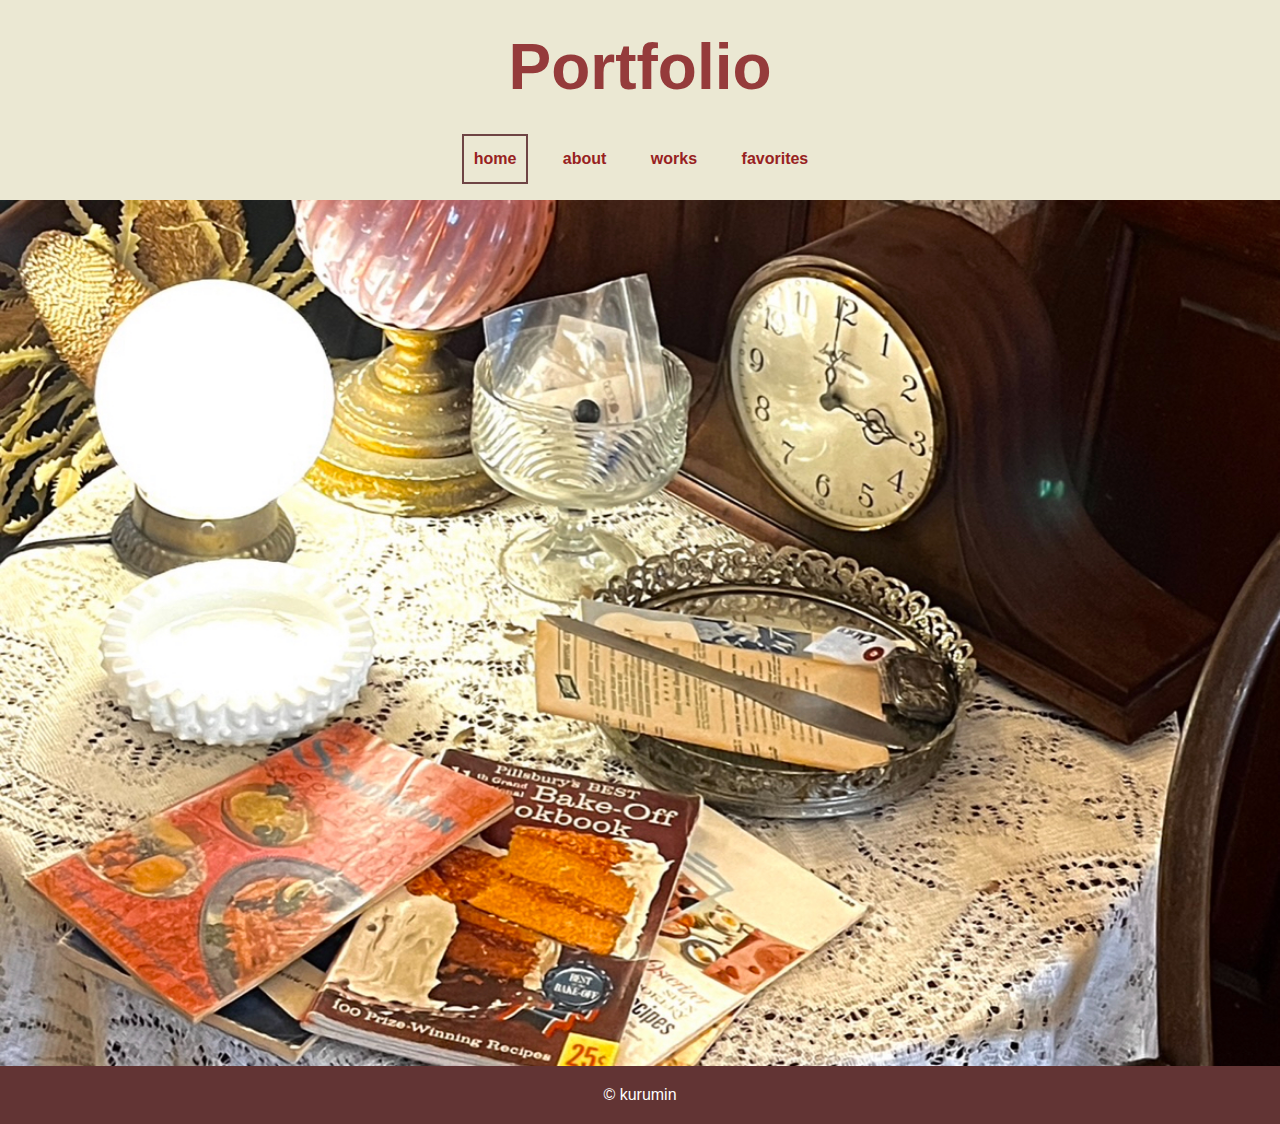
<file: index.html>
<!DOCTYPE html>
<html lang="ja">

<head>
	<meta charset="UTF-8">
	<meta name="viewport" content="width=device-width, initial-scale=1.0">
	<title>home_dayo</title>
	<link rel="stylesheet" href="style.css">
	<script src="script.js" defer></script>
</head>

<body>
	<div id="wrap">
	<header>
		
		<h1>Portfolio</h1>
	
		<input type="checkbox" id="navBtn">  
  <label for="navBtn" class="open"><span></span></label>

  <nav>
    <ul>
        <li class="current"><a href="index.html">home</a></li>
        <li><a href="about.html">about</a></li>
        <li><a href="works.html">works</a></li>
        <li><a href="favorite.html">favorites</a></li>
    </ul>
</nav>
		

			<img src="images/001.jpg" alt="メイン">
		  
		  
	</header>

	
	<footer>
		<p>© kurumin</p>
	</footer>
</div>
</body>

</html>
</file>
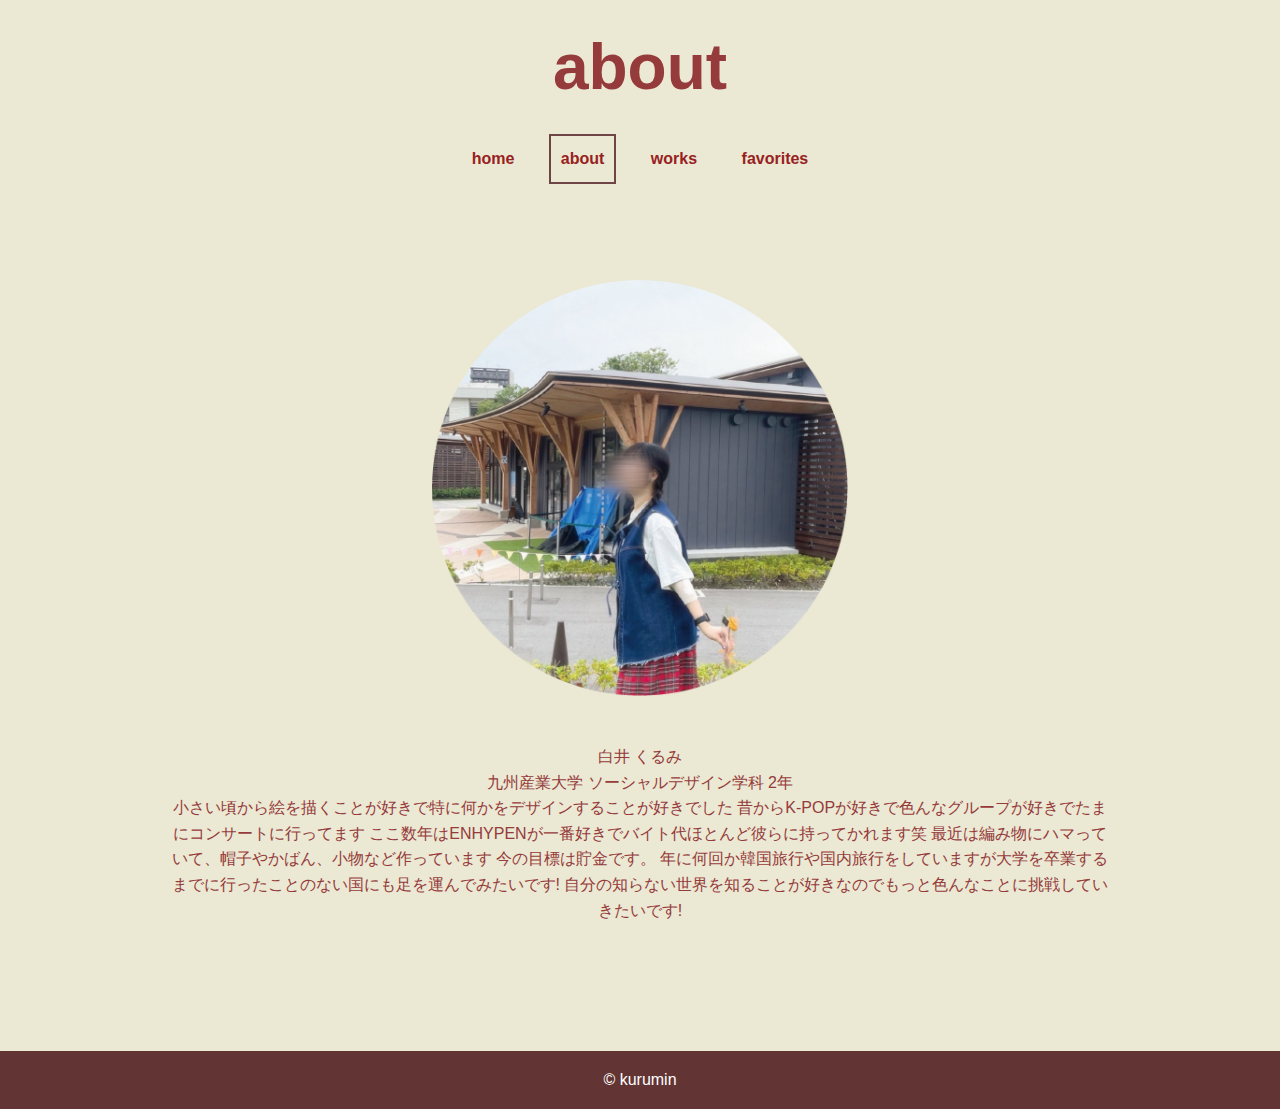
<file: about.html>
<!DOCTYPE html>
<html lang="ja">

<head>
	<meta charset="UTF-8">
	<meta name="viewport" content="width=device-width, initial-scale=1.0">
	<title>about_dayo</title>
	<link rel="stylesheet" href="style2.css">
</head>

<body>
	<div id="wrap">
		<header>
			<h1>about</h1>

			<input type="checkbox" id="navBtn">
			<label for="navBtn" class="open"><span></span></label>

			<nav>
				<ul>
					<li><a href="index.html">home</a></li>
					<li class="current"><a href="about.html">about</a></li>
					<li><a href="works.html">works</a></li>
					<li><a href="favorite.html">favorites</a></li>
				</ul>
			</nav>
		</header>


		<main>
			

			<section class="sec03">
				<div class="container">
					<img src="images/atashi.png" alt="">
				</div>
			</section>

			<section class="sec01">
				<div class="subject">白井 くるみ</p>
				<p>九州産業大学 ソーシャルデザイン学科 2年</p>
				<p>小さい頃から絵を描くことが好きで特に何かをデザインすることが好きでした
					昔からK-POPが好きで色んなグループが好きでたまにコンサートに行ってます
					ここ数年はENHYPENが一番好きでバイト代ほとんど彼らに持ってかれます笑
					最近は編み物にハマっていて、帽子やかばん、小物など作っています
					今の目標は貯金です。
					年に何回か韓国旅行や国内旅行をしていますが大学を卒業するまでに行ったことのない国にも足を運んでみたいです!
					自分の知らない世界を知ることが好きなのでもっと色んなことに挑戦していきたいです!


				</p>
				</div>




			</section>

			
		</main>

		<footer>
			<p>© kurumin</p>
		</footer>
	</div>
</body>

</html>
</file>
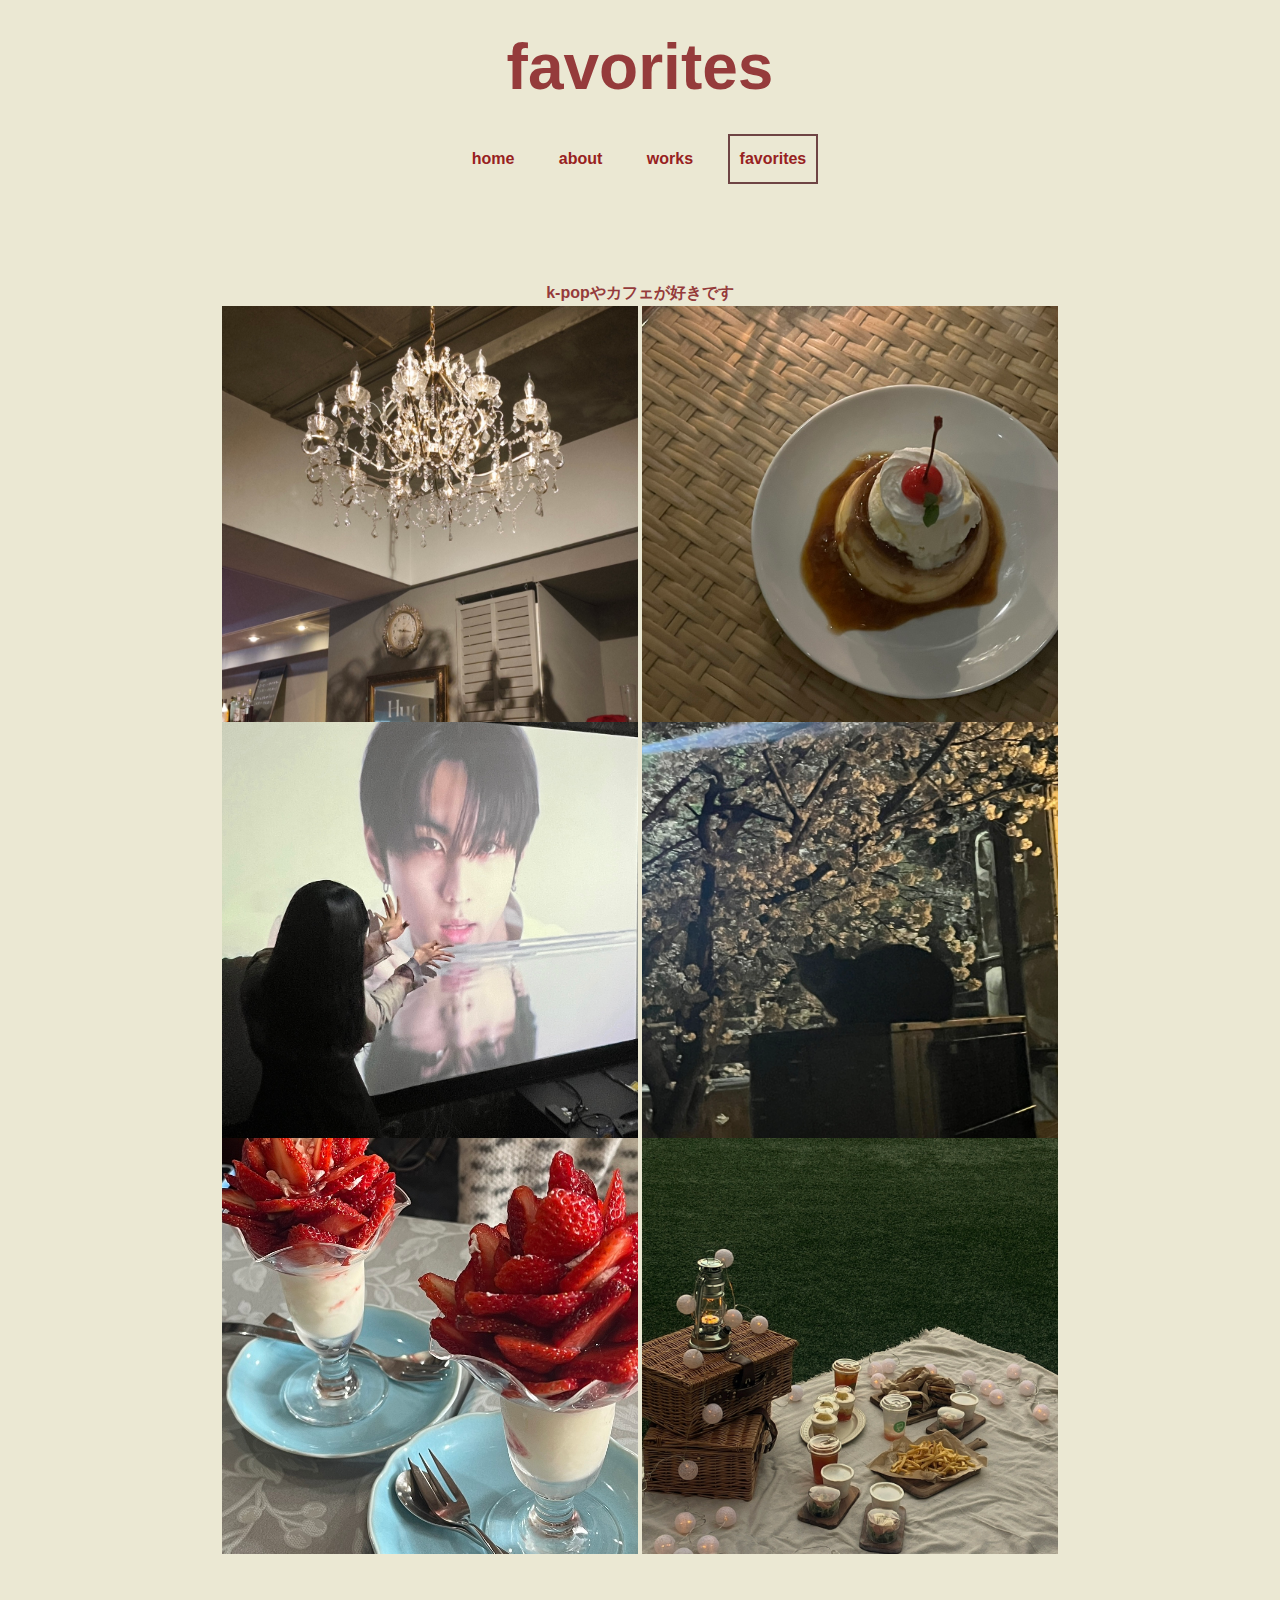
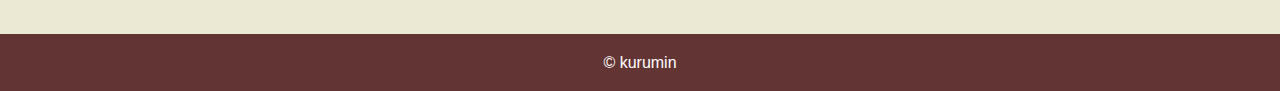
<file: favorite.html>
<!DOCTYPE html>
<html lang="ja">

<head>
	<meta charset="UTF-8">
	<meta name="viewport" content="width=device-width, initial-scale=1.0">
	<title>favorites_dayo</title>
	<link rel="stylesheet" href="style2.css">
</head>

<body>
	<div id="wrap">
	<header>
		<h1>favorites</h1>
	
		<input type="checkbox" id="navBtn">  
  <label for="navBtn" class="open"><span></span></label>
		  
  <nav>
    <ul>
        <li ><a href="index.html">home</a></li>
        <li><a href="about.html">about</a></li>
        <li><a href="works.html">works</a></li>
        <li class="current"><a href="favorite.html">favorites</a></li>
    </ul>
</nav>
	</header>

    
	<main>
		<section class="sec01">
			<h4>k-popやカフェが好きです</h4>
			
			
		</section>
		
		
		<section class="sec03">
			<div class="container">
				<img src="images/3.jpg" alt="">
				<img src="images/4.jpg" alt="">
				<img src="images/2.jpg" alt="">
				<img src="images/5.jpg" alt="">
				<img src="images/6.jpg" alt="">
				<img src="images/1.jpg" alt="">
			</div>
		</section>
	</main>

    <footer>
		<p>© kurumin</p>
	</footer>
</div>
</body>

</html>
</file>
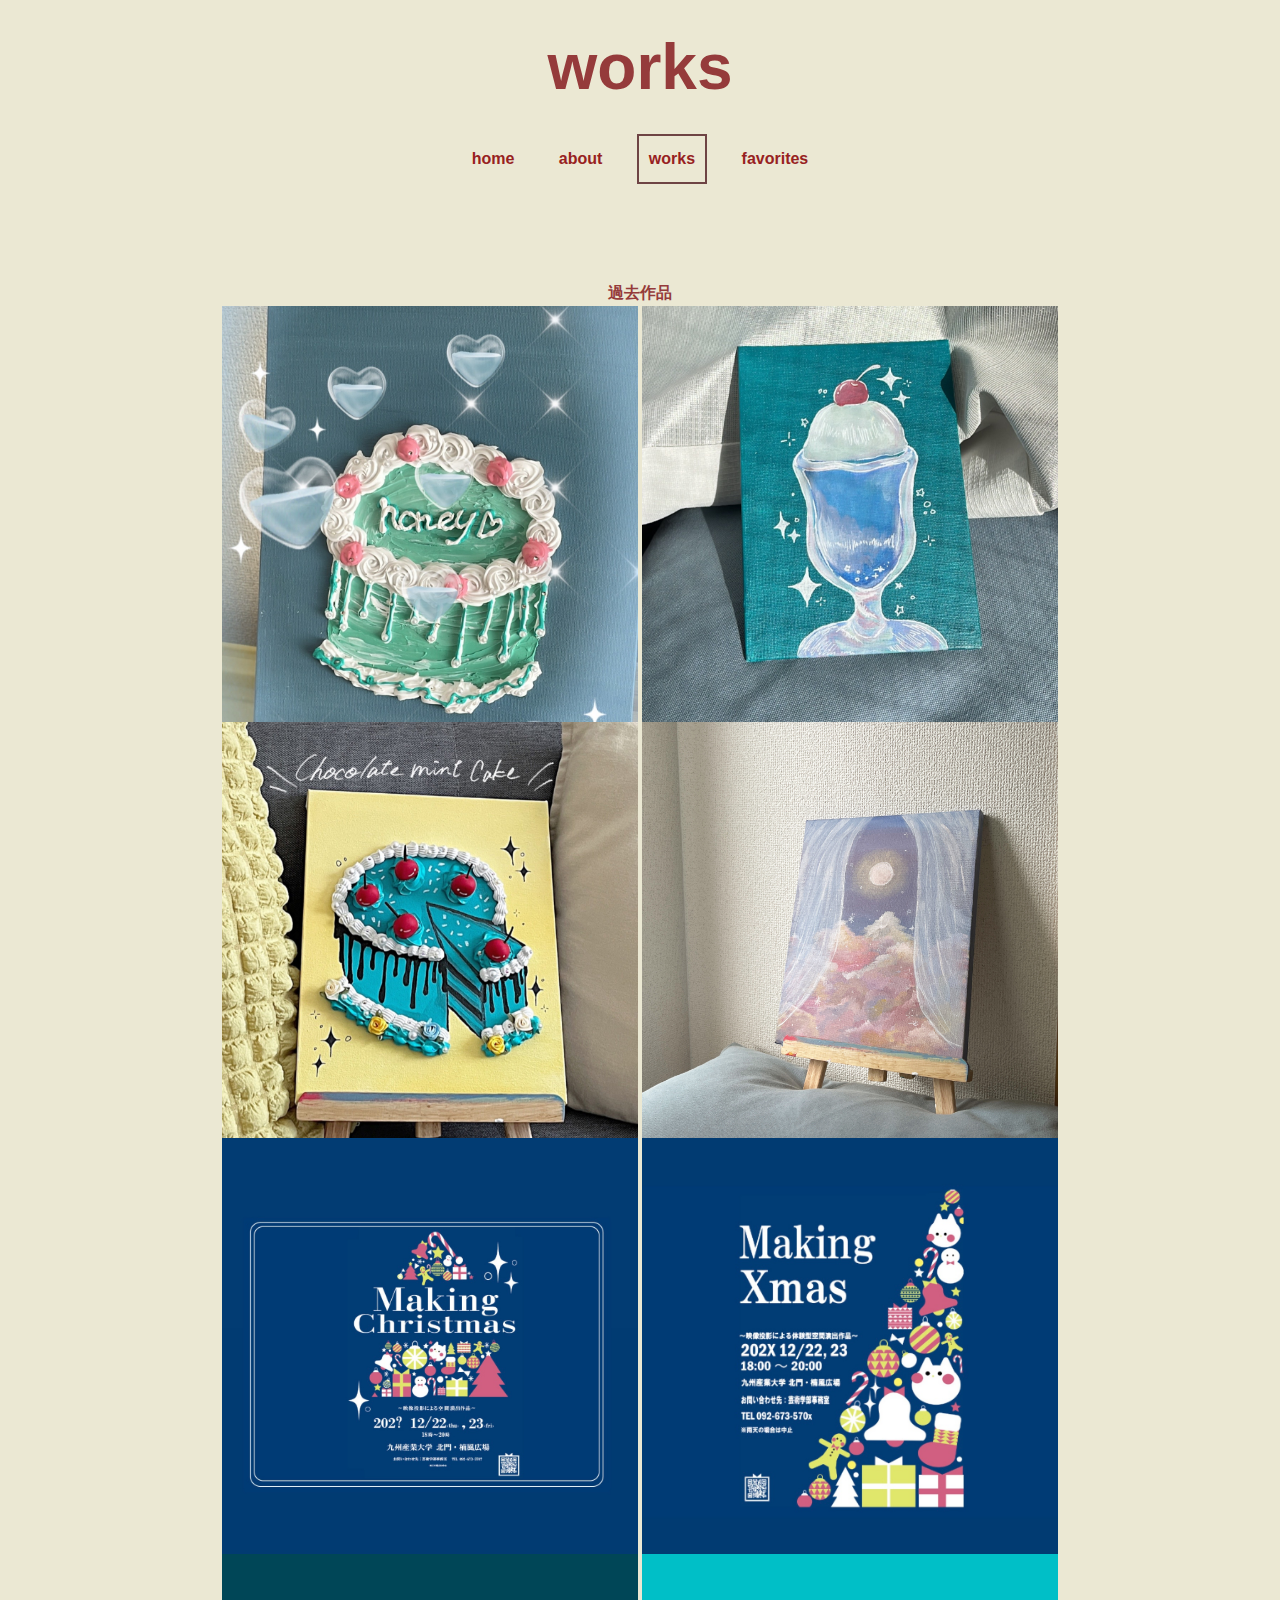
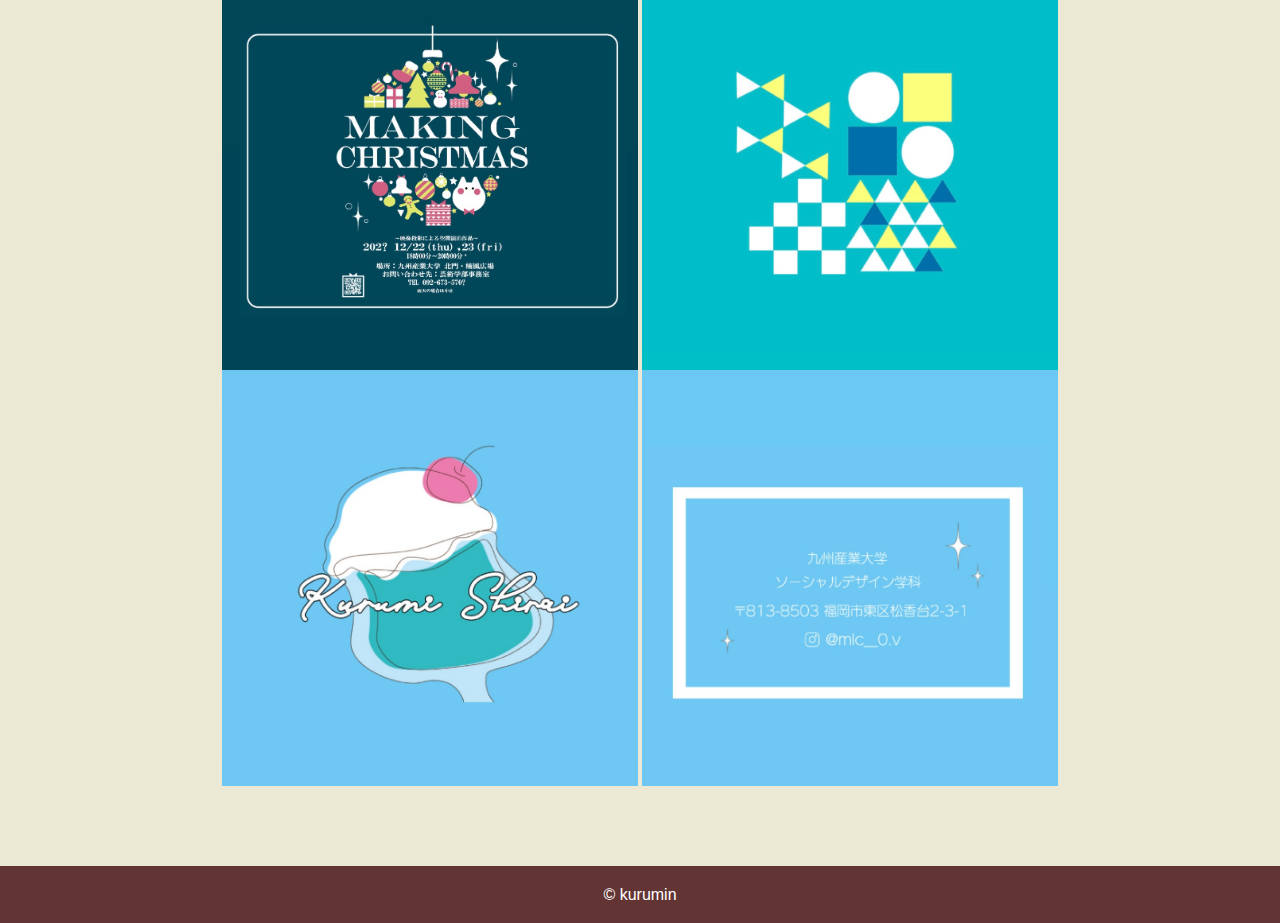
<file: works.html>
<!DOCTYPE html>
<html lang="ja">

<head>
	<meta charset="UTF-8">
	<meta name="viewport" content="width=device-width, initial-scale=1.0">
	<title>works_dayo</title>
	<link rel="stylesheet" href="style2.css">
	<script src="script.js" defer></script>
</head>

<body>
	<div id="wrap">
	<header>
		<h1>works</h1>
	
		<input type="checkbox" id="navBtn">  
  <label for="navBtn" class="open"><span></span></label>
		  
  <nav>
    <ul>
        <li ><a href="index.html">home</a></li>
        <li><a href="about.html">about</a></li>
        <li class="current"><a href="works.html">works</a></li>
        <li><a href="favorite.html">favorites</a></li>
    </ul>
</nav>
	</header>

    
	<main>
		<section class="sec01">
			<h4>過去作品</h4>
			
			
		</section>
		
		<section class="sec03">
			<div class="container">
				<img src="images/03.jpg" alt="">
				<img src="images/02.jpg" alt="">
				<img src="images/04.jpg" alt="">
				<img src="images/05.jpg" alt="">
				<img src="images/xmas01.jpg" alt="">
				<img src="images/xmas02.jpg" alt="">
				<img src="images/xmas03.jpg" alt="">
				<img src="images/sankaku.jpg" alt="">
				<img src="images/meishi01.jpg" alt="">
				<img src="images/meishi02.jpg" alt="">
			</div>
		</section>
		
		<section class="sec03">
			
		</section>
	</main>

    <footer>
		<p>© kurumin</p>
	</footer>
</div>
</body>

</html>
</file>
<file: style.css>
@charset "UTF-8";
* {
    margin: 0;
    padding: 0;
    list-style: none;
    text-decoration: none;
    box-sizing: border-box;
  }
  
  img {
    width: 100%;
    height: auto;
    vertical-align: bottom;
  }
  
  body {
    font-family: 'Arial', sans-serif;
    line-height: 1.6;
    color: rgb(149, 59, 59);
    height: 100%;
    background-color: rgb(235, 232, 211)
  }
  
  #wrap {
    display: flex;
    flex-direction: column;
    min-height: 100vh;
    overflow: hidden;
  }
  
  /* header */
  
  header {
    position: relative;
  }
  
  header h1 {
    font-size: 2rem;
    text-align: center;
    padding: 1rem;
    
  }
  
  nav {
    position: absolute;
    top: 2rem;
    right: 1rem;
  }

  nav ul li.current{
    border: 2px solid rgb(110, 68, 68);
    
    }


  
  #navBtn {
    display: none;
  }
  
  .open {
    cursor: pointer;
    position: absolute;
    top: 10px;
    right: 10px;
    display: block;
    z-index: 100;
    width: 40px;
    height: 40px;
    border: 1px solid rgb(187, 149, 149);
    border-radius: 2px;
  }
  
  /*humburger button*/
  
  .open::before,
  .open::after {
    content: "";
  }
  
  .open span,
  .open::before,
  .open::after {
    content: "";
    position: absolute;
    top: 18px;
    left: 30%;
    width: 40%;
    border-bottom: 2px solid rgb(224, 151, 151);
    transition: transform .5s;
  }
  
  .open::before {
    transform: translateY(-8px);
  }
  
  .open::after {
    transform: translateY(8px);
  }
  
  /*close button*/
  #navBtn:checked + .open {
    background: rgb(255, 255, 255);
  }
  
  #navBtn:checked + .open span {
    transform: scaleX(0);
  }
  
  #navBtn:checked + .open::before {
    transform: rotate(45deg);
  }
  
  #navBtn:checked + .open::after {
    transform: rotate(-45deg);
  }
  
  nav {
      /* display: none; */
      height: 100vh;
    width: 300px;
    position: absolute;
    top: 0;
    right: -300px;
    z-index: 50;
    background-color: rgb(255, 255, 255);
    transition: transform .5s;
  }
  
  #navBtn:checked ~ nav {
    display: block;
    transform: translateX(-300px);
  
  }
  
  nav ul {
    list-style: none;
    padding-bottom: 1rem;
    text-align: center;
  }
  
  nav ul li {
    /* display: inline-block;*/
    margin: 0 10px;
    padding: 10px ;
    
  }
  
  nav ul li a {
    text-decoration: none;
    font-weight: bold;
    color: rgb(151, 33, 33);
  }
  
  /* main contents */
  main {
    padding: 1rem;
    max-width: 1200px;
    margin: 0 auto;
    flex-grow: 1;
    width: 100%;
  }
  
  section {
    padding: 20px;
    background: #fff;
    width: 100%;
  }
  
  /*.sec01 {
    grid-row-start: 1;
    grid-row-end: 2;
    grid-column-start: 1;
    grid-column-end: 2;
  }
  
  .sec02 {
    grid-row-start: 1;
    grid-row-end: 2;
    grid-column-start: 2;
    grid-column-end: 3;
  }
  
  .sec03 {
    grid-row-start: 2;
    grid-row-end: 3;
    grid-column-start: 1;
    grid-column-end: 3;
  }*/
  
  .container{
    /* display: flex; */
    display: grid;
    grid-template-columns: 1fr;
    gap: 20px;
  }
  
  /* 
  .column-img {
    flex: 1;
  }
  
  .column-text {
    flex: 2;
  }
   */
  
  /* footer */
  footer {
    background: rgb(98, 52, 52);
    color: #fff;
    text-align: center;
    padding: 1rem;
    width: 100%;
  }
  
  /*タブレット用*/
  @media all and (min-width: 600px) {
    .container {
      grid-template-columns: 1fr 1fr;
    }
  }
  
  /*コンピュータ用*/
  @media all and (min-width: 1025px) {
    
    header h1 {
      font-size: 4rem;
    }
  
    nav {
      display: block;
      height: auto;
      width: 100%;
      position: static;
      background-color: transparent;
    }
    
    nav ul li {
      display: inline-block;
    }
    #navBtn,
    .open {
      display: none;
    }
  
   
  
    
  
    .container {
      grid-template-columns: 1fr 1fr 1fr;
    }
  }
  
  /* フォントコード */
  .oleo-script-regular {
    font-family: "Oleo Script", system-ui;
    font-weight: 400;
    font-style: normal;
  }
  
  .oleo-script-bold {
    font-family: "Oleo Script", system-ui;
    font-weight: 700;
    font-style: normal;
  }
</file>
<file: style2.css>
@charset "UTF-8";
* {
    margin: 0;
    padding: 0;
    list-style: none;
    text-decoration: none;
    box-sizing: border-box;
  }
  
  img {
    width: 40%;
    height: auto;
    vertical-align: bottom;
  }
  
  body {
    font-family: 'Arial', sans-serif;
    line-height: 1.6;
    color: rgb(149, 59, 59);
    height: 100%;
    background-color: rgb(235, 232, 211)
  }
  
  #wrap {
    display: flex;
    flex-direction: column;
    min-height: 100vh;
    overflow: hidden;
  }
  
  /* header */
  
  header {
    position: relative;
  }
  
  header h1 {
    font-size: 2rem;
    text-align: center;
    padding: 1rem;
  }
  
  #navBtn {
    display: none;
  }
  
  .open {
    cursor: pointer;
    position: absolute;
    top: 10px;
    right: 10px;
    display: block;
    z-index: 100;
    width: 40px;
    height: 40px;
    border: 1px solid rgb(187, 149, 149);
    border-radius: 2px;
  }
  
  /*humburger button*/
  
  .open::before,
  .open::after {
    content: "";
  }
  
  .open span,
  .open::before,
  .open::after {
    content: "";
    position: absolute;
    top: 18px;
    left: 30%;
    width: 40%;
    border-bottom: 2px solid rgb(224, 151, 151);
    transition: transform .5s;
  }
  
  .open::before {
    transform: translateY(-8px);
  }
  
  .open::after {
    transform: translateY(8px);
  }
  
  /*close button*/
  #navBtn:checked + .open {
    background: rgb(255, 255, 255);
  }
  
  #navBtn:checked + .open span {
    transform: scaleX(0);
  }
  
  #navBtn:checked + .open::before {
    transform: rotate(45deg);
  }
  
  #navBtn:checked + .open::after {
    transform: rotate(-45deg);
  }
  
  nav {
      /* display: none; */
      height: 100vh;
    width: 300px;
    position: absolute;
    top: 0;
    right: -300px;
    z-index: 50;
    background-color: rgba(17, 17, 17, 0.5);
    transition: transform .5s;
  }
  
  #navBtn:checked ~ nav {
    display: block;
    transform: translateX(-300px);
  
  }
  
  nav ul {
    list-style: none;
    padding-bottom: 1rem;
    text-align: center;
  }
  
  nav ul li {
    /* display: inline-block;*/
    margin: 0 10px;
    padding: 10px ;
  }

  nav ul li.current{
    border: 2px solid rgb(110, 68, 68);
    }

  
  nav ul li a {
    text-decoration: none;
    font-weight: bold;
    color: rgb(151, 33, 33);
  }
  
  /* main contents */
  main {
    padding: 5em;
    max-width: 1200px;
    margin: 0 auto;
    flex-grow: 1;
    width: 100%;
    text-align: center
    
  }
  mg {
    width: 100%;
    height: auto;
  }
  .subject{
    padding: 3rem;
    text-align:center
  }
 .container img{
  text-align: center;
 }
  
  /*.sec01 {
    grid-row-start: 1;
    grid-row-end: 2;
    grid-column-start: 1;
    grid-column-end: 2;
  }
  
  .sec02 {
    grid-row-start: 1;
    grid-row-end: 2;
    grid-column-start: 2;
    grid-column-end: 3;
  }
  
  .sec03 {
    grid-row-start: 2;
    grid-row-end: 3;
    grid-column-start: 1;
    grid-column-end: 3;
  }*/
  
  
  
  /* 
  .column-img {
    flex: 1;
  }
  
  .column-text {
    flex: 2;
  }
   */
  
  /* footer */
  footer {
    background: rgb(98, 52, 52);
    color: #fff;
    text-align: center;
    padding: 1rem;
    width: 100%;
  }
  
  /*タブレット用*/
  @media all and (min-width: 600px) {
    .container {
      grid-template-columns: 1fr 1fr;
    }
  }
  
  /*コンピュータ用*/
  @media all and (min-width: 1025px) {
    
    header h1 {
      font-size: 4rem;
    }
  
    nav {
      display: block;
      height: auto;
      width: 100%;
      position: static;
      background-color: transparent;
    }
    
    nav ul li {
      display: inline-block;
    }
    #navBtn,
    .open {
      display: none;
    }
  
   
  
    
  
    .container {
      grid-template-columns: 1fr 1fr 1fr;
    }
  }
</file>
